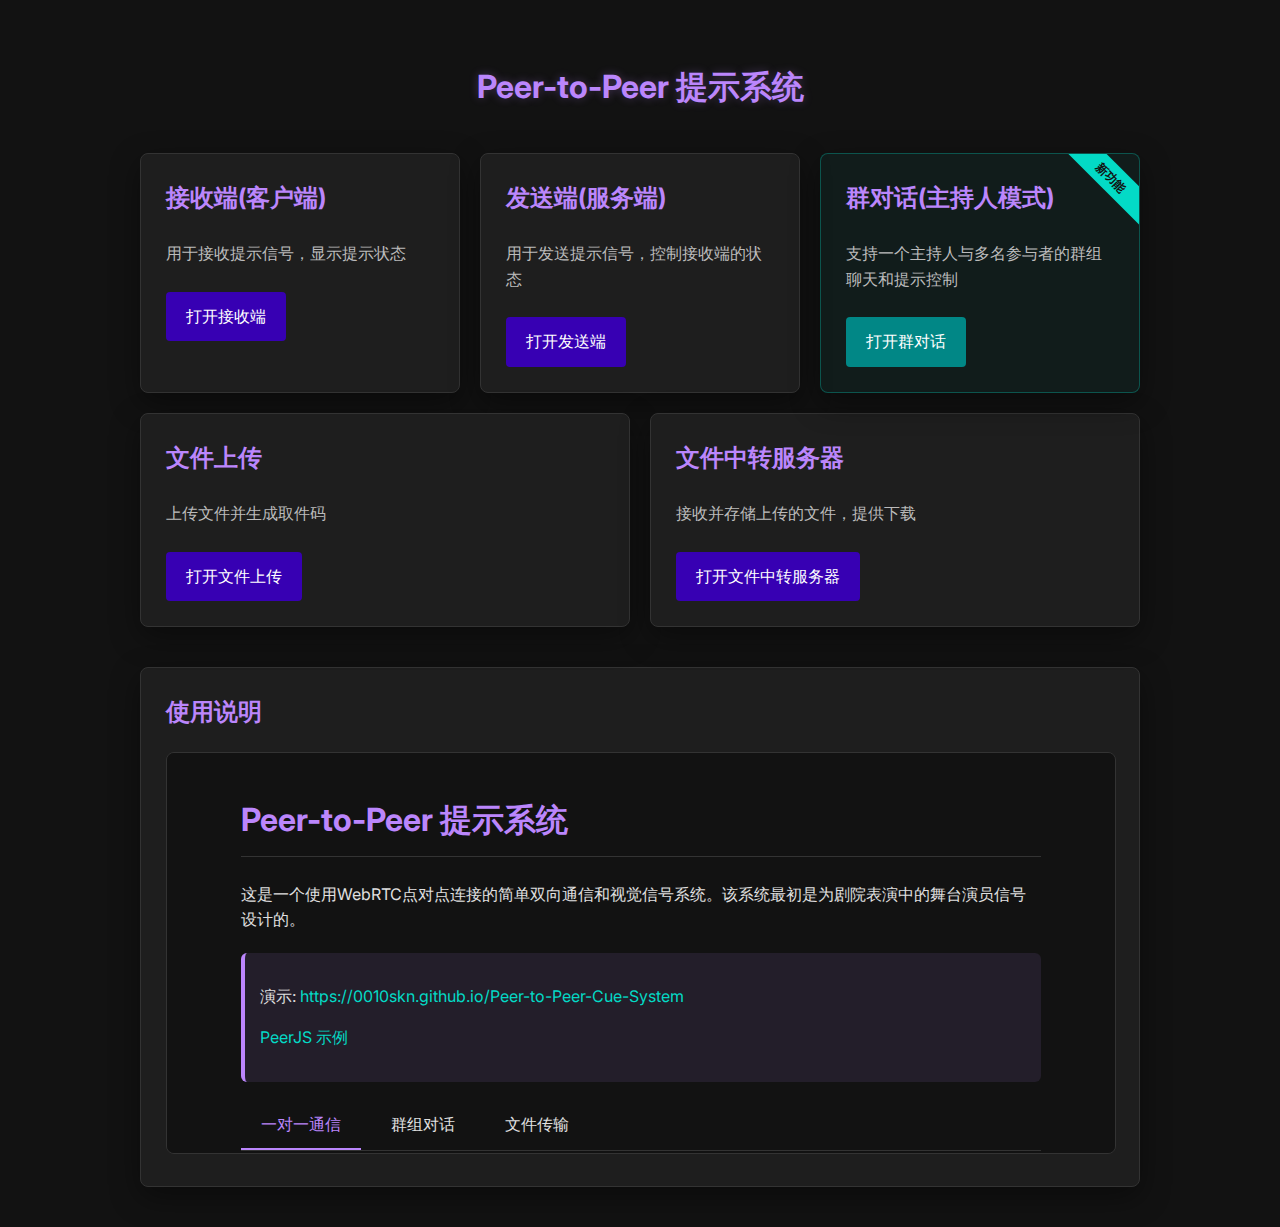
<file: index.html>
<!DOCTYPE html>
<html>

<head>
	<meta charset="utf-8" />
	<meta name="viewport" content="width=device-width, initial-scale=1.0">
	<title>Peer-to-Peer Cue System</title>
	<link rel="stylesheet" href="style.css">
	<link href="https://fonts.googleapis.com/css2?family=Inter:wght@300;400;500;600;700&display=swap" rel="stylesheet">
</head>

<body>
	<div class="container">
		<h1>Peer-to-Peer 提示系统</h1>

		<div class="card-container">
			<div class="card">
				<h3>接收端(客户端)</h3>
				<p>用于接收提示信号，显示提示状态</p>
				<a href="receive.html" target="_blank" class="btn">打开接收端</a>
			</div>

			<div class="card">
				<h3>发送端(服务端)</h3>
				<p>用于发送提示信号，控制接收端的状态</p>
				<a href="send.html" target="_blank" class="btn">打开发送端</a>
			</div>

			<div class="card highlight">
				<h3>群对话(主持人模式)</h3>
				<p>支持一个主持人与多名参与者的群组聊天和提示控制</p>
				<a href="group-chat.html" target="_blank" class="btn accent-btn">打开群对话</a>
			</div>

			<div class="card">
				<h3>文件上传</h3>
				<p>上传文件并生成取件码</p>
				<a href="file-upload.html" target="_blank" class="btn">打开文件上传</a>
			</div>

			<div class="card">
				<h3>文件中转服务器</h3>
				<p>接收并存储上传的文件，提供下载</p>
				<a href="file-relay.html" target="_blank" class="btn">打开文件中转服务器</a>
			</div>
		</div>

		<div class="readme-container">
			<h3>使用说明</h3>
			<iframe src="README.html"
				style="width: 100%; height: 400px; border: 1px solid #333; border-radius: 8px;"></iframe>
		</div>
	</div>

	<style>
		.container {
			max-width: 1000px;
			margin: 0 auto;
			padding: 20px;
		}

		.card-container {
			display: flex;
			justify-content: space-between;
			flex-wrap: wrap;
			gap: 20px;
			margin: 40px 0;
		}

		.card {
			background-color: #1E1E1E;
			border-radius: 8px;
			padding: 25px;
			flex: 1;
			min-width: 250px;
			box-shadow: 0 10px 30px rgba(0, 0, 0, 0.4);
			border: 1px solid #333;
			transition: transform 0.3s ease, box-shadow 0.3s ease;
		}

		.card:hover {
			transform: translateY(-5px);
			box-shadow: 0 15px 35px rgba(0, 0, 0, 0.5);
		}

		.card.highlight {
			border: 1px solid rgba(3, 218, 198, 0.3);
			background-color: rgba(3, 218, 198, 0.05);
			position: relative;
			overflow: hidden;
		}

		.card.highlight::before {
			content: "新功能";
			position: absolute;
			top: 10px;
			right: -30px;
			background-color: #03DAC6;
			color: #121212;
			padding: 4px 40px;
			font-size: 12px;
			font-weight: bold;
			transform: rotate(45deg);
		}

		.card h3 {
			color: #BB86FC;
			margin-top: 0;
			font-size: 1.5em;
		}

		.card p {
			margin-bottom: 25px;
			color: #BBBBBB;
		}

		.btn {
			display: inline-block;
			background-color: #3700B3;
			color: white;
			padding: 12px 20px;
			border-radius: 4px;
			text-decoration: none;
			font-weight: 500;
			transition: all 0.3s ease;
		}

		.btn:hover {
			background-color: #6200EE;
			transform: translateY(-2px);
			box-shadow: 0 5px 15px rgba(0, 0, 0, 0.3);
			text-decoration: none;
			color: white;
		}

		.accent-btn {
			background-color: #018786;
		}

		.accent-btn:hover {
			background-color: #03DAC6;
			color: #121212;
		}

		.readme-container {
			background-color: #1E1E1E;
			border-radius: 8px;
			padding: 25px;
			box-shadow: 0 10px 30px rgba(0, 0, 0, 0.4);
			border: 1px solid #333;
			margin-top: 40px;
		}

		.readme-container h3 {
			color: #BB86FC;
			margin-top: 0;
			margin-bottom: 20px;
			font-size: 1.5em;
		}

		@media (max-width: 768px) {
			.card-container {
				flex-direction: column;
			}
		}
	</style>
</body>

</html>
</file>
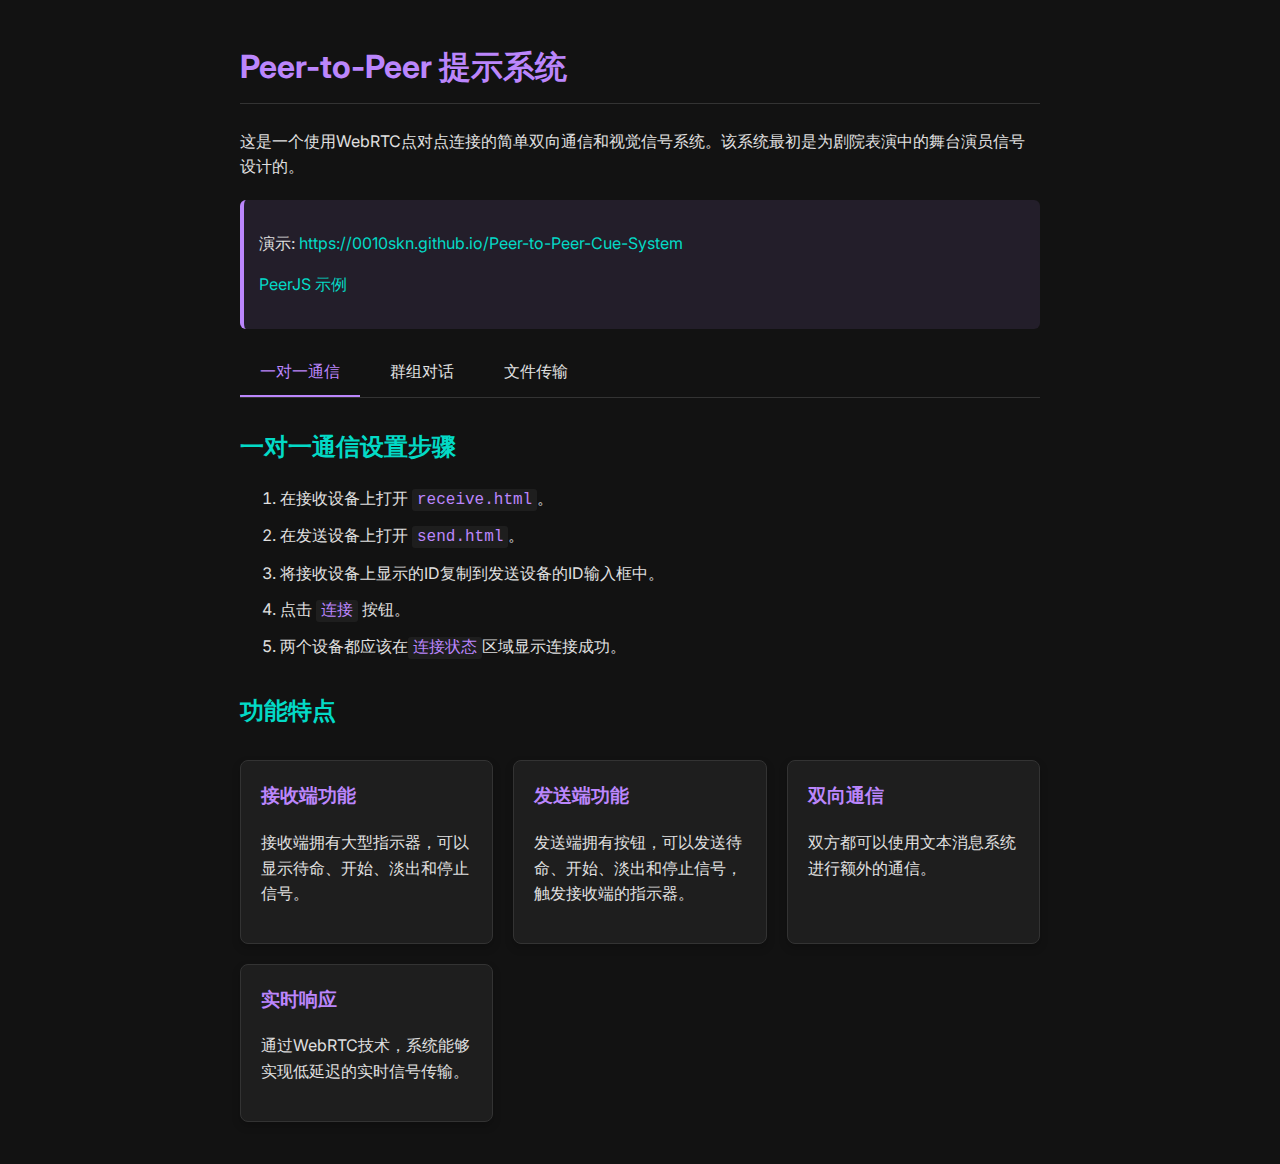
<file: README.html>
<!DOCTYPE html>
<html>

<head>
    <meta charset="utf-8" />
    <meta name="viewport" content="width=device-width, initial-scale=1.0">
    <title>Peer-to-Peer - 使用说明</title>
    <link href="https://fonts.googleapis.com/css2?family=Inter:wght@300;400;500;600;700&display=swap" rel="stylesheet">
    <style>
        body {
            font-family: 'Inter', 'Segoe UI', Roboto, Arial, sans-serif;
            background-color: #121212;
            color: #e0e0e0;
            margin: 0;
            padding: 20px;
            line-height: 1.6;
        }

        .container {
            max-width: 800px;
            margin: 0 auto;
        }

        h1 {
            color: #BB86FC;
            border-bottom: 1px solid #333;
            padding-bottom: 10px;
            margin-bottom: 25px;
        }

        h2 {
            color: #03DAC6;
            margin-top: 30px;
        }

        a {
            color: #03DAC6;
            text-decoration: none;
            transition: color 0.3s ease;
        }

        a:hover {
            color: #CF6679;
            text-decoration: underline;
        }

        ul,
        ol {
            margin-left: 20px;
            padding-left: 20px;
        }

        li {
            margin-bottom: 10px;
        }

        .highlight {
            background-color: rgba(187, 134, 252, 0.1);
            padding: 15px;
            border-radius: 6px;
            border-left: 4px solid #BB86FC;
            margin: 20px 0;
        }

        .new-feature {
            background-color: rgba(3, 218, 198, 0.1);
            padding: 15px;
            border-radius: 6px;
            border-left: 4px solid #03DAC6;
            margin: 20px 0;
            position: relative;
        }

        .new-feature::after {
            content: "新功能";
            position: absolute;
            top: -10px;
            right: 10px;
            background-color: #03DAC6;
            color: #121212;
            padding: 2px 8px;
            font-size: 12px;
            font-weight: bold;
            border-radius: 4px;
        }

        .feature-grid {
            display: grid;
            grid-template-columns: repeat(auto-fill, minmax(250px, 1fr));
            gap: 20px;
            margin: 30px 0;
        }

        .feature-card {
            background-color: #1E1E1E;
            border-radius: 8px;
            padding: 20px;
            box-shadow: 0 4px 8px rgba(0, 0, 0, 0.2);
            border: 1px solid #333;
        }

        .feature-card h3 {
            color: #BB86FC;
            margin-top: 0;
        }

        code {
            background-color: #1E1E1E;
            padding: 2px 5px;
            border-radius: 3px;
            font-family: Consolas, Monaco, 'Andale Mono', monospace;
            color: #BB86FC;
        }

        .tabs {
            display: flex;
            border-bottom: 1px solid #333;
            margin-bottom: 20px;
        }

        .tab {
            padding: 10px 20px;
            cursor: pointer;
            border-bottom: 2px solid transparent;
            margin-right: 10px;
        }

        .tab.active {
            border-bottom: 2px solid #BB86FC;
            color: #BB86FC;
        }
    </style>
</head>

<body>
    <div class="container">
        <h1>Peer-to-Peer 提示系统</h1>

        <p>这是一个使用WebRTC点对点连接的简单双向通信和视觉信号系统。该系统最初是为剧院表演中的舞台演员信号设计的。</p>

        <div class="highlight">
            <p>演示: <a href="https://0010skn.github.io/Peer-to-Peer-Cue-System"
                    target="_blank">https://0010skn.github.io/Peer-to-Peer-Cue-System</a></p>
            <p><a href="https://peerjs.com/examples.html" target="_blank">PeerJS 示例</a></p>
        </div>

        <div class="tabs">
            <div class="tab active" data-target="one-to-one">一对一通信</div>
            <div class="tab" data-target="group-chat">群组对话</div>
            <div class="tab" data-target="file-transfer">文件传输</div>
        </div>

        <div id="one-to-one-content">
            <h2>一对一通信设置步骤</h2>

            <ol>
                <li>在接收设备上打开 <code>receive.html</code>。</li>
                <li>在发送设备上打开 <code>send.html</code>。</li>
                <li>将接收设备上显示的ID复制到发送设备的ID输入框中。</li>
                <li>点击 <code>连接</code> 按钮。</li>
                <li>两个设备都应该在<code>连接状态</code>区域显示连接成功。</li>
            </ol>

            <h2>功能特点</h2>

            <div class="feature-grid">
                <div class="feature-card">
                    <h3>接收端功能</h3>
                    <p>接收端拥有大型指示器，可以显示待命、开始、淡出和停止信号。</p>
                </div>

                <div class="feature-card">
                    <h3>发送端功能</h3>
                    <p>发送端拥有按钮，可以发送待命、开始、淡出和停止信号，触发接收端的指示器。</p>
                </div>

                <div class="feature-card">
                    <h3>双向通信</h3>
                    <p>双方都可以使用文本消息系统进行额外的通信。</p>
                </div>

                <div class="feature-card">
                    <h3>实时响应</h3>
                    <p>通过WebRTC技术，系统能够实现低延迟的实时信号传输。</p>
                </div>
            </div>
        </div>

        <div id="group-chat-content" style="display: none;">
            <div class="new-feature">
                <h2>群组对话功能</h2>
                <p>群组对话功能支持一个主持人与多个参与者之间的实时通信和提示控制。主持人可以向所有参与者广播消息和提示信号，参与者之间也可以通过主持人进行通信。</p>
            </div>

            <h2>群组对话设置步骤</h2>

            <ol>
                <li>打开 <code>group-chat.html</code> 页面。</li>
                <li>选择角色:
                    <ul>
                        <li><strong>创建群组</strong>: 成为主持人，负责控制提示和管理连接</li>
                        <li><strong>加入群组</strong>: 成为参与者，可以接收提示信号并参与群聊</li>
                    </ul>
                </li>
                <li>主持人会获得一个唯一ID，参与者需要输入这个ID来加入群组。</li>
                <li>主持人可以在参与者列表中看到已连接的参与者。</li>
                <li>所有成员都能看到群组消息，并接收提示信号。</li>
            </ol>

            <h2>角色与功能</h2>

            <div class="feature-grid">
                <div class="feature-card">
                    <h3>主持人角色</h3>
                    <p>可以发送提示信号、查看所有参与者、管理群组通信。主持人是群组的核心，所有通信都通过主持人中转。</p>
                </div>

                <div class="feature-card">
                    <h3>参与者角色</h3>
                    <p>可以接收提示信号、发送和接收消息。参与者无法直接控制提示，但可以通过文字与主持人和其他参与者交流。</p>
                </div>

                <div class="feature-card">
                    <h3>群组聊天</h3>
                    <p>所有成员可以在共享的聊天区域发送和接收消息，支持实时通信和状态更新。</p>
                </div>

                <div class="feature-card">
                    <h3>同步提示</h3>
                    <p>主持人发送的提示信号会同步显示在所有参与者的屏幕上，确保团队协作的一致性。</p>
                </div>
            </div>
        </div>

        <div id="file-transfer-content" style="display: none;">
            <div class="new-feature">
                <h2>文件传输功能</h2>
                <p>文件传输功能允许用户上传文件，生成取件码，并通过中转服务器进行文件的存储和下载。用户可以通过取件码在任何设备上下载文件。</p>
            </div>

            <h2>文件上传步骤</h2>

            <ol>
                <li>打开 <code>file-upload.html</code> 页面。</li>
                <li>点击 <code>选择文件</code> 按钮，选择要上传的文件。</li>
                <li>点击 <code>上传文件</code> 按钮，系统会提示输入中转服务器的ID。</li>
                <li>输入中转服务器的ID，确认上传。</li>
                <li>上传成功后，页面会显示文件的相关信息，包括文件名、文件大小、取件码和中转服务器地址。</li>
            </ol>

            <h2>文件下载步骤</h2>

            <ol>
                <li>打开 <code>file-upload.html</code> 页面。</li>
                <li>在 <code>下载文件</code> 区域，输入中转服务器地址和取件码。</li>
                <li>点击 <code>下载文件</code> 按钮。</li>
                <li>浏览器会自动下载文件。</li>
            </ol>

            <h2>中转服务器管理</h2>

            <ol>
                <li>打开 <code>file-relay.html</code> 页面。</li>
                <li>页面会显示服务器的ID和连接状态。</li>
                <li>上传的文件会显示在 <code>已上传的文件</code> 表格中，包括文件名、文件大小、取件码和上传时间。</li>
                <li>中转服务器会自动处理文件的上传和下载请求。</li>
            </ol>

            <div class="feature-grid">
                <div class="feature-card">
                    <h3>文件上传</h3>
                    <p>用户可以选择文件并上传到中转服务器，系统会生成一个唯一的取件码。</p>
                </div>

                <div class="feature-card">
                    <h3>文件下载</h3>
                    <p>用户可以通过输入中转服务器地址和取件码来下载文件，支持跨设备下载。</p>
                </div>

                <div class="feature-card">
                    <h3>中转服务器</h3>
                    <p>中转服务器负责接收上传的文件，存储文件数据，并处理下载请求。服务器使用IndexedDB进行文件的本地存储。</p>
                </div>

                <div class="feature-card">
                    <h3>取件码</h3>
                    <p>每个上传的文件都会生成一个唯一的取件码，用于文件的检索和下载。取件码使用安全的随机算法生成。</p>
                </div>
            </div>
        </div>
    </div>

    <script>
        document.addEventListener('DOMContentLoaded', function () {
            const tabs = document.querySelectorAll('.tab');

            tabs.forEach(tab => {
                tab.addEventListener('click', function () {
                    // 移除所有活动状态
                    tabs.forEach(t => t.classList.remove('active'));

                    // 设置当前标签为活动状态
                    this.classList.add('active');

                    // 隐藏所有内容
                    document.getElementById('one-to-one-content').style.display = 'none';
                    document.getElementById('group-chat-content').style.display = 'none';
                    document.getElementById('file-transfer-content').style.display = 'none';

                    // 显示相应内容
                    const target = this.getAttribute('data-target');
                    document.getElementById(target + '-content').style.display = 'block';
                });
            });
        });
    </script>
</body>

</html>
</file>
<file: style.css>
body {
    font-family: 'Inter', 'Segoe UI', Roboto, Arial, sans-serif;
    background-color: #121212;
    color: #e0e0e0;
    min-width: 450px;
    margin: 0;
    padding: 20px;
    line-height: 1.6;
}

h1 {
    font-size: 2em;
    color: #BB86FC;
    text-align: center;
    margin-bottom: 30px;
    text-shadow: 0 0 10px rgba(187, 134, 252, 0.3);
}

h2 {
    text-align: center;
    font-size: 3.5em;
    margin: 10px 0;
}

td {
    width: 50%;
    padding: 10px;
}

input,
button {
    background-color: #1F1F1F;
    border: 1px solid #333;
    color: #e0e0e0;
    padding: 10px 15px;
    border-radius: 4px;
    margin-bottom: 10px;
    transition: all 0.3s ease;
}

input {
    width: calc(100% - 32px);
}

input:focus {
    outline: none;
    border-color: #BB86FC;
    box-shadow: 0 0 0 2px rgba(187, 134, 252, 0.2);
}

button {
    background-color: #3700B3;
    color: #fff;
    cursor: pointer;
    font-weight: 500;
    border: none;
    min-height: 40px;
}

button:hover {
    background-color: #6200EE;
    transform: translateY(-2px);
    box-shadow: 0 5px 15px rgba(0, 0, 0, 0.3);
}

button:active {
    transform: translateY(0);
}

a,
a:visited {
    color: #03DAC6;
    text-decoration: none;
    transition: color 0.3s ease;
}

a:hover {
    color: #CF6679;
    text-decoration: underline;
}

.display,
.control {
    width: 100%;
    background-color: #1E1E1E;
    border-radius: 8px;
    box-shadow: 0 10px 30px rgba(0, 0, 0, 0.4);
    overflow: hidden;
    margin-bottom: 30px;
    border: 1px solid #333;
}

.control-button {
    width: 100%;
    min-height: 60px;
    font-size: 1.2em;
    margin: 5px 0;
    border-radius: 6px;
}

#goButton {
    background-color: #388E3C;
}

#goButton:hover {
    background-color: #4CAF50;
}

#fadeButton {
    background-color: #FBC02D;
    color: #121212;
}

#fadeButton:hover {
    background-color: #FFEB3B;
}

#offButton {
    background-color: #616161;
}

#offButton:hover {
    background-color: #9E9E9E;
}

#resetButton {
    background-color: #D32F2F;
}

#resetButton:hover {
    background-color: #F44336;
}

.display-box {
    border-radius: 6px;
    margin: 8px;
    padding: 10px;
    box-shadow: 0 4px 8px rgba(0, 0, 0, 0.2);
    transition: all 0.3s ease;
}

.title {
    vertical-align: top;
    font-weight: bold;
    color: #BB86FC;
    font-size: 1.2em;
    padding: 15px 10px 5px;
}

.standby {
    background-color: #D32F2F;
    color: white;
}

.go {
    background-color: #388E3C;
    color: white;
}

.fade {
    background-color: #FBC02D;
    color: #121212;
}

.off {
    background-color: #616161;
    color: white;
}

.hidden {
    visibility: hidden;
}

.no-display {
    display: none;
}

.status {
    height: 125px;
    vertical-align: text-top;
    font-weight: bold;
    margin-bottom: 10px;
    border-bottom: 1px solid #333;
    padding: 10px;
    overflow: auto;
}

.message {
    height: 125px;
    max-height: 125px;
    margin-bottom: 10px;
    border-bottom: 1px solid #333;
    overflow: auto;
    padding: 10px;
    scrollbar-width: thin;
    scrollbar-color: #333 #1F1F1F;
}

.message::-webkit-scrollbar {
    width: 8px;
}

.message::-webkit-scrollbar-track {
    background: #1F1F1F;
}

.message::-webkit-scrollbar-thumb {
    background-color: #333;
    border-radius: 4px;
}

.msg-time {
    color: #BB86FC;
    font-weight: 500;
}

.cueMsg {
    color: #FFA726;
    font-weight: bold;
}

.selfMsg {
    color: #4CAF50;
    font-weight: bold;
}

.peerMsg {
    color: #FF5252;
    font-weight: bold;
}

/* 响应式设计 */
@media (max-width: 768px) {
    body {
        padding: 10px;
    }

    .control,
    .display {
        margin-bottom: 20px;
    }

    h1 {
        font-size: 1.5em;
    }

    h2 {
        font-size: 2.5em;
    }

    input,
    button {
        padding: 8px 12px;
    }
}
</file>
